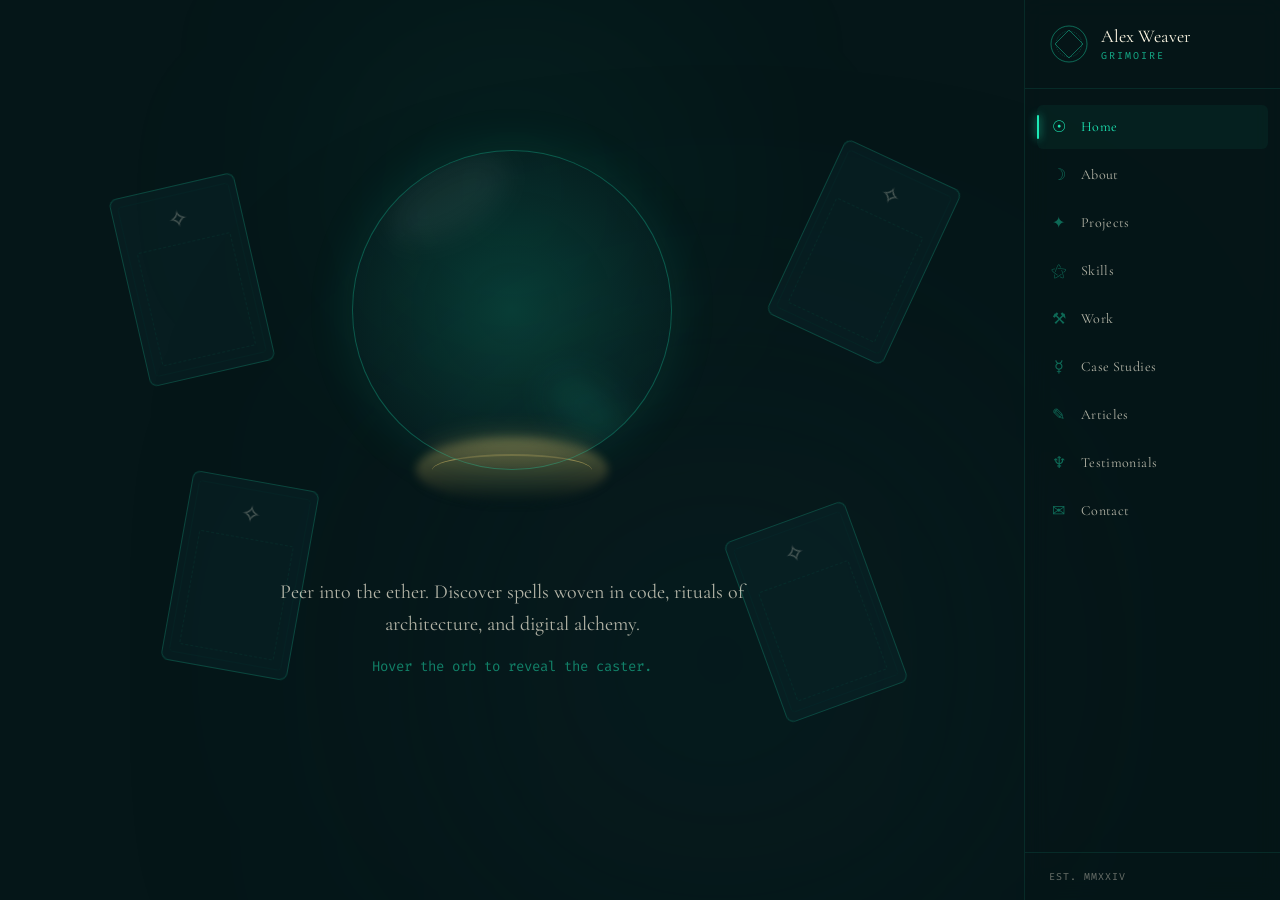
<file: index.html>
<!doctype html>
<html lang="en">
  <head>
    <meta charset="UTF-8" />
    <link rel="icon" type="image/svg+xml" href="/vite.svg" />
    <meta name="viewport" content="width=device-width, initial-scale=1.0" />
    <title>Oracle</title>
    <script type="module" crossorigin src="./assets/main.js"></script>
    <link rel="modulepreload" crossorigin href="./assets/proxy.js">
    <link rel="modulepreload" crossorigin href="./components/Navigation.js">
    <link rel="modulepreload" crossorigin href="./components/CustomCursor.js">
    <link rel="modulepreload" crossorigin href="./components/Layout.js">
    <link rel="stylesheet" crossorigin href="./assets/main.css">
  </head>
  <body>
    <div id="root"></div>
  </body>
</html>
</file>
<file: assets/main.css>
@import"https://fonts.googleapis.com/css2?family=Cormorant+Garamond:ital,wght@0,400;0,600;0,700;1,400&family=Inter:wght@300;400;500;600&family=Fira+Code:wght@400;500&display=swap";@tailwind base;@tailwind components;@tailwind utilities;*,:before,:after{--tw-border-spacing-x: 0;--tw-border-spacing-y: 0;--tw-translate-x: 0;--tw-translate-y: 0;--tw-rotate: 0;--tw-skew-x: 0;--tw-skew-y: 0;--tw-scale-x: 1;--tw-scale-y: 1;--tw-pan-x: ;--tw-pan-y: ;--tw-pinch-zoom: ;--tw-scroll-snap-strictness: proximity;--tw-gradient-from-position: ;--tw-gradient-via-position: ;--tw-gradient-to-position: ;--tw-ordinal: ;--tw-slashed-zero: ;--tw-numeric-figure: ;--tw-numeric-spacing: ;--tw-numeric-fraction: ;--tw-ring-inset: ;--tw-ring-offset-width: 0px;--tw-ring-offset-color: #fff;--tw-ring-color: rgb(59 130 246 / .5);--tw-ring-offset-shadow: 0 0 #0000;--tw-ring-shadow: 0 0 #0000;--tw-shadow: 0 0 #0000;--tw-shadow-colored: 0 0 #0000;--tw-blur: ;--tw-brightness: ;--tw-contrast: ;--tw-grayscale: ;--tw-hue-rotate: ;--tw-invert: ;--tw-saturate: ;--tw-sepia: ;--tw-drop-shadow: ;--tw-backdrop-blur: ;--tw-backdrop-brightness: ;--tw-backdrop-contrast: ;--tw-backdrop-grayscale: ;--tw-backdrop-hue-rotate: ;--tw-backdrop-invert: ;--tw-backdrop-opacity: ;--tw-backdrop-saturate: ;--tw-backdrop-sepia: ;--tw-contain-size: ;--tw-contain-layout: ;--tw-contain-paint: ;--tw-contain-style: }::backdrop{--tw-border-spacing-x: 0;--tw-border-spacing-y: 0;--tw-translate-x: 0;--tw-translate-y: 0;--tw-rotate: 0;--tw-skew-x: 0;--tw-skew-y: 0;--tw-scale-x: 1;--tw-scale-y: 1;--tw-pan-x: ;--tw-pan-y: ;--tw-pinch-zoom: ;--tw-scroll-snap-strictness: proximity;--tw-gradient-from-position: ;--tw-gradient-via-position: ;--tw-gradient-to-position: ;--tw-ordinal: ;--tw-slashed-zero: ;--tw-numeric-figure: ;--tw-numeric-spacing: ;--tw-numeric-fraction: ;--tw-ring-inset: ;--tw-ring-offset-width: 0px;--tw-ring-offset-color: #fff;--tw-ring-color: rgb(59 130 246 / .5);--tw-ring-offset-shadow: 0 0 #0000;--tw-ring-shadow: 0 0 #0000;--tw-shadow: 0 0 #0000;--tw-shadow-colored: 0 0 #0000;--tw-blur: ;--tw-brightness: ;--tw-contrast: ;--tw-grayscale: ;--tw-hue-rotate: ;--tw-invert: ;--tw-saturate: ;--tw-sepia: ;--tw-drop-shadow: ;--tw-backdrop-blur: ;--tw-backdrop-brightness: ;--tw-backdrop-contrast: ;--tw-backdrop-grayscale: ;--tw-backdrop-hue-rotate: ;--tw-backdrop-invert: ;--tw-backdrop-opacity: ;--tw-backdrop-saturate: ;--tw-backdrop-sepia: ;--tw-contain-size: ;--tw-contain-layout: ;--tw-contain-paint: ;--tw-contain-style: }*,:before,:after{box-sizing:border-box;border-width:0;border-style:solid;border-color:#e5e7eb}:before,:after{--tw-content: ""}html,:host{line-height:1.5;-webkit-text-size-adjust:100%;-moz-tab-size:4;-o-tab-size:4;tab-size:4;font-family:Inter,sans-serif;font-feature-settings:normal;font-variation-settings:normal;-webkit-tap-highlight-color:transparent}body{margin:0;line-height:inherit}hr{height:0;color:inherit;border-top-width:1px}abbr:where([title]){-webkit-text-decoration:underline dotted;text-decoration:underline dotted}h1,h2,h3,h4,h5,h6{font-size:inherit;font-weight:inherit}a{color:inherit;text-decoration:inherit}b,strong{font-weight:bolder}code,kbd,samp,pre{font-family:Fira Code,monospace;font-feature-settings:normal;font-variation-settings:normal;font-size:1em}small{font-size:80%}sub,sup{font-size:75%;line-height:0;position:relative;vertical-align:baseline}sub{bottom:-.25em}sup{top:-.5em}table{text-indent:0;border-color:inherit;border-collapse:collapse}button,input,optgroup,select,textarea{font-family:inherit;font-feature-settings:inherit;font-variation-settings:inherit;font-size:100%;font-weight:inherit;line-height:inherit;letter-spacing:inherit;color:inherit;margin:0;padding:0}button,select{text-transform:none}button,input:where([type=button]),input:where([type=reset]),input:where([type=submit]){-webkit-appearance:button;background-color:transparent;background-image:none}:-moz-focusring{outline:auto}:-moz-ui-invalid{box-shadow:none}progress{vertical-align:baseline}::-webkit-inner-spin-button,::-webkit-outer-spin-button{height:auto}[type=search]{-webkit-appearance:textfield;outline-offset:-2px}::-webkit-search-decoration{-webkit-appearance:none}::-webkit-file-upload-button{-webkit-appearance:button;font:inherit}summary{display:list-item}blockquote,dl,dd,h1,h2,h3,h4,h5,h6,hr,figure,p,pre{margin:0}fieldset{margin:0;padding:0}legend{padding:0}ol,ul,menu{list-style:none;margin:0;padding:0}dialog{padding:0}textarea{resize:vertical}input::-moz-placeholder,textarea::-moz-placeholder{opacity:1;color:#9ca3af}input::placeholder,textarea::placeholder{opacity:1;color:#9ca3af}button,[role=button]{cursor:pointer}:disabled{cursor:default}img,svg,video,canvas,audio,iframe,embed,object{display:block;vertical-align:middle}img,video{max-width:100%;height:auto}[hidden]:where(:not([hidden=until-found])){display:none}body{cursor:none;overflow-x:hidden;--tw-bg-opacity: 1;background-color:rgb(10 42 46 / var(--tw-bg-opacity, 1));font-family:Inter,sans-serif;--tw-text-opacity: 1;color:rgb(253 246 227 / var(--tw-text-opacity, 1))}body *::-moz-selection{--tw-bg-opacity: 1;background-color:rgb(29 233 182 / var(--tw-bg-opacity, 1));--tw-text-opacity: 1;color:rgb(10 42 46 / var(--tw-text-opacity, 1))}body *::selection{--tw-bg-opacity: 1;background-color:rgb(29 233 182 / var(--tw-bg-opacity, 1));--tw-text-opacity: 1;color:rgb(10 42 46 / var(--tw-text-opacity, 1))}body::-moz-selection{--tw-bg-opacity: 1;background-color:rgb(29 233 182 / var(--tw-bg-opacity, 1));--tw-text-opacity: 1;color:rgb(10 42 46 / var(--tw-text-opacity, 1))}body::selection{--tw-bg-opacity: 1;background-color:rgb(29 233 182 / var(--tw-bg-opacity, 1));--tw-text-opacity: 1;color:rgb(10 42 46 / var(--tw-text-opacity, 1))}h1,h2,h3,h4,h5,h6{font-family:Cormorant Garamond,serif;font-weight:700;letter-spacing:.025em}a,button,input,textarea,select{cursor:none}.pointer-events-none{pointer-events:none}.fixed{position:fixed}.absolute{position:absolute}.relative{position:relative}.inset-0{top:0;right:0;bottom:0;left:0}.inset-1{top:.25rem;right:.25rem;bottom:.25rem;left:.25rem}.inset-y-0{top:0;bottom:0}.-bottom-4{bottom:-1rem}.-bottom-8{bottom:-2rem}.-left-2{left:-.5rem}.-top-4{top:-1rem}.bottom-0{bottom:0}.bottom-6{bottom:1.5rem}.bottom-8{bottom:2rem}.bottom-full{bottom:100%}.left-0{left:0}.left-1{left:.25rem}.left-1\/2{left:50%}.left-1\/4{left:25%}.left-8{left:2rem}.left-\[23px\]{left:23px}.right-0{right:0}.right-1{right:.25rem}.right-1\/4{right:25%}.right-8{right:2rem}.top-0{top:0}.top-1\/2{top:50%}.top-4{top:1rem}.top-full{top:100%}.z-10{z-index:10}.z-20{z-index:20}.z-40{z-index:40}.z-50{z-index:50}.z-\[100\]{z-index:100}.mx-auto{margin-left:auto;margin-right:auto}.my-6{margin-top:1.5rem;margin-bottom:1.5rem}.-mt-1{margin-top:-.25rem}.mb-1{margin-bottom:.25rem}.mb-12{margin-bottom:3rem}.mb-16{margin-bottom:4rem}.mb-2{margin-bottom:.5rem}.mb-20{margin-bottom:5rem}.mb-24{margin-bottom:6rem}.mb-3{margin-bottom:.75rem}.mb-4{margin-bottom:1rem}.mb-8{margin-bottom:2rem}.mt-1{margin-top:.25rem}.mt-12{margin-top:3rem}.mt-2{margin-top:.5rem}.mt-24{margin-top:6rem}.mt-4{margin-top:1rem}.mt-8{margin-top:2rem}.mt-auto{margin-top:auto}.block{display:block}.flex{display:flex}.grid{display:grid}.aspect-\[2\/3\]{aspect-ratio:2/3}.h-1{height:.25rem}.h-10{height:2.5rem}.h-12{height:3rem}.h-16{height:4rem}.h-2{height:.5rem}.h-28{height:7rem}.h-3{height:.75rem}.h-3\/4{height:75%}.h-32{height:8rem}.h-4{height:1rem}.h-48{height:12rem}.h-5{height:1.25rem}.h-6{height:1.5rem}.h-8{height:2rem}.h-80{height:20rem}.h-96{height:24rem}.h-\[150px\]{height:150px}.h-\[30rem\]{height:30rem}.h-\[600px\]{height:600px}.h-\[70vh\]{height:70vh}.h-\[80vh\]{height:80vh}.h-\[92\%\]{height:92%}.h-full{height:100%}.min-h-\[80vh\]{min-height:80vh}.min-h-screen{min-height:100vh}.w-0\.5{width:.125rem}.w-1{width:.25rem}.w-1\.5{width:.375rem}.w-10{width:2.5rem}.w-12{width:3rem}.w-16{width:4rem}.w-2{width:.5rem}.w-20{width:5rem}.w-24{width:6rem}.w-3{width:.75rem}.w-3\/4{width:75%}.w-32{width:8rem}.w-4{width:1rem}.w-40{width:10rem}.w-48{width:12rem}.w-5{width:1.25rem}.w-64{width:16rem}.w-8{width:2rem}.w-80{width:20rem}.w-96{width:24rem}.w-\[2px\]{width:2px}.w-\[30rem\]{width:30rem}.w-\[90\%\]{width:90%}.w-full{width:100%}.w-px{width:1px}.max-w-3xl{max-width:48rem}.max-w-4xl{max-width:56rem}.max-w-5xl{max-width:64rem}.max-w-6xl{max-width:72rem}.max-w-lg{max-width:32rem}.max-w-none{max-width:none}.max-w-xl{max-width:36rem}.max-w-xs{max-width:20rem}.flex-1{flex:1 1 0%}.origin-bottom{transform-origin:bottom}.-translate-x-1\/2{--tw-translate-x: -50%;transform:translate(var(--tw-translate-x),var(--tw-translate-y)) rotate(var(--tw-rotate)) skew(var(--tw-skew-x)) skewY(var(--tw-skew-y)) scaleX(var(--tw-scale-x)) scaleY(var(--tw-scale-y))}.-translate-y-1\/2{--tw-translate-y: -50%;transform:translate(var(--tw-translate-x),var(--tw-translate-y)) rotate(var(--tw-rotate)) skew(var(--tw-skew-x)) skewY(var(--tw-skew-y)) scaleX(var(--tw-scale-x)) scaleY(var(--tw-scale-y))}.rotate-\[-30deg\]{--tw-rotate: -30deg;transform:translate(var(--tw-translate-x),var(--tw-translate-y)) rotate(var(--tw-rotate)) skew(var(--tw-skew-x)) skewY(var(--tw-skew-y)) scaleX(var(--tw-scale-x)) scaleY(var(--tw-scale-y))}.rotate-\[40deg\]{--tw-rotate: 40deg;transform:translate(var(--tw-translate-x),var(--tw-translate-y)) rotate(var(--tw-rotate)) skew(var(--tw-skew-x)) skewY(var(--tw-skew-y)) scaleX(var(--tw-scale-x)) scaleY(var(--tw-scale-y))}.transform{transform:translate(var(--tw-translate-x),var(--tw-translate-y)) rotate(var(--tw-rotate)) skew(var(--tw-skew-x)) skewY(var(--tw-skew-y)) scaleX(var(--tw-scale-x)) scaleY(var(--tw-scale-y))}.cursor-none{cursor:none}.resize-none{resize:none}.grid-cols-1{grid-template-columns:repeat(1,minmax(0,1fr))}.flex-col{flex-direction:column}.flex-wrap{flex-wrap:wrap}.items-start{align-items:flex-start}.items-end{align-items:flex-end}.items-center{align-items:center}.justify-end{justify-content:flex-end}.justify-center{justify-content:center}.justify-between{justify-content:space-between}.gap-1{gap:.25rem}.gap-12{gap:3rem}.gap-16{gap:4rem}.gap-2{gap:.5rem}.gap-24{gap:6rem}.gap-3{gap:.75rem}.gap-4{gap:1rem}.gap-8{gap:2rem}.space-y-1>:not([hidden])~:not([hidden]){--tw-space-y-reverse: 0;margin-top:calc(.25rem * calc(1 - var(--tw-space-y-reverse)));margin-bottom:calc(.25rem * var(--tw-space-y-reverse))}.space-y-2>:not([hidden])~:not([hidden]){--tw-space-y-reverse: 0;margin-top:calc(.5rem * calc(1 - var(--tw-space-y-reverse)));margin-bottom:calc(.5rem * var(--tw-space-y-reverse))}.space-y-4>:not([hidden])~:not([hidden]){--tw-space-y-reverse: 0;margin-top:calc(1rem * calc(1 - var(--tw-space-y-reverse)));margin-bottom:calc(1rem * var(--tw-space-y-reverse))}.space-y-8>:not([hidden])~:not([hidden]){--tw-space-y-reverse: 0;margin-top:calc(2rem * calc(1 - var(--tw-space-y-reverse)));margin-bottom:calc(2rem * var(--tw-space-y-reverse))}.overflow-hidden{overflow:hidden}.overflow-y-auto{overflow-y:auto}.rounded{border-radius:.25rem}.rounded-2xl{border-radius:1rem}.rounded-\[100\%\]{border-radius:100%}.rounded-full{border-radius:9999px}.rounded-lg{border-radius:.5rem}.rounded-md{border-radius:.375rem}.rounded-sm{border-radius:.125rem}.rounded-xl{border-radius:.75rem}.rounded-b-full{border-bottom-right-radius:9999px;border-bottom-left-radius:9999px}.rounded-b-lg{border-bottom-right-radius:.5rem;border-bottom-left-radius:.5rem}.rounded-t-lg{border-top-left-radius:.5rem;border-top-right-radius:.5rem}.rounded-t-sm{border-top-left-radius:.125rem;border-top-right-radius:.125rem}.rounded-tl-none{border-top-left-radius:0}.border{border-width:1px}.border-2{border-width:2px}.border-b{border-bottom-width:1px}.border-l{border-left-width:1px}.border-l-2{border-left-width:2px}.border-t{border-top-width:1px}.border-t-2{border-top-width:2px}.border-dashed{border-style:dashed}.border-dark\/10{border-color:#0516181a}.border-gold\/10{border-color:#e8c4681a}.border-gold\/20{border-color:#e8c46833}.border-gold\/30{border-color:#e8c4684d}.border-gold\/50{border-color:#e8c46880}.border-turquoise{--tw-border-opacity: 1;border-color:rgb(29 233 182 / var(--tw-border-opacity, 1))}.border-turquoise\/10{border-color:#1de9b61a}.border-turquoise\/20{border-color:#1de9b633}.border-turquoise\/30{border-color:#1de9b64d}.bg-\[\#fdf6e3\]{--tw-bg-opacity: 1;background-color:rgb(253 246 227 / var(--tw-bg-opacity, 1))}.bg-black\/10{background-color:#0000001a}.bg-dark{--tw-bg-opacity: 1;background-color:rgb(5 22 24 / var(--tw-bg-opacity, 1))}.bg-dark\/20{background-color:#05161833}.bg-dark\/5{background-color:#0516180d}.bg-dark\/50{background-color:#05161880}.bg-dark\/60{background-color:#05161899}.bg-gold{--tw-bg-opacity: 1;background-color:rgb(232 196 104 / var(--tw-bg-opacity, 1))}.bg-gold\/50{background-color:#e8c46880}.bg-midnight{--tw-bg-opacity: 1;background-color:rgb(10 42 46 / var(--tw-bg-opacity, 1))}.bg-midnight\/20{background-color:#0a2a2e33}.bg-midnight\/40{background-color:#0a2a2e66}.bg-midnight\/60{background-color:#0a2a2e99}.bg-midnight\/90{background-color:#0a2a2ee6}.bg-parchment{--tw-bg-opacity: 1;background-color:rgb(253 246 227 / var(--tw-bg-opacity, 1))}.bg-transparent{background-color:transparent}.bg-turquoise{--tw-bg-opacity: 1;background-color:rgb(29 233 182 / var(--tw-bg-opacity, 1))}.bg-turquoise\/10{background-color:#1de9b61a}.bg-turquoise\/20{background-color:#1de9b633}.bg-turquoise\/5{background-color:#1de9b60d}.bg-white{--tw-bg-opacity: 1;background-color:rgb(255 255 255 / var(--tw-bg-opacity, 1))}.bg-white\/5{background-color:#ffffff0d}.bg-\[radial-gradient\(circle_at_50\%_50\%\,_rgba\(29\,233\,182\,0\.15\)\,_transparent_70\%\)\]{background-image:radial-gradient(circle at 50% 50%,rgba(29,233,182,.15),transparent 70%)}.bg-\[radial-gradient\(circle_at_center\,_var\(--tw-gradient-stops\)\)\]{background-image:radial-gradient(circle at center,var(--tw-gradient-stops))}.bg-\[radial-gradient\(ellipse_at_center\,_var\(--tw-gradient-stops\)\)\]{background-image:radial-gradient(ellipse at center,var(--tw-gradient-stops))}.bg-gradient-to-b{background-image:linear-gradient(to bottom,var(--tw-gradient-stops))}.bg-gradient-to-r{background-image:linear-gradient(to right,var(--tw-gradient-stops))}.from-\[\#e0d5b8\]{--tw-gradient-from: #e0d5b8 var(--tw-gradient-from-position);--tw-gradient-to: rgb(224 213 184 / 0) var(--tw-gradient-to-position);--tw-gradient-stops: var(--tw-gradient-from), var(--tw-gradient-to)}.from-gold\/40{--tw-gradient-from: rgb(232 196 104 / .4) var(--tw-gradient-from-position);--tw-gradient-to: rgb(232 196 104 / 0) var(--tw-gradient-to-position);--tw-gradient-stops: var(--tw-gradient-from), var(--tw-gradient-to)}.from-midnight\/80{--tw-gradient-from: rgb(10 42 46 / .8) var(--tw-gradient-from-position);--tw-gradient-to: rgb(10 42 46 / 0) var(--tw-gradient-to-position);--tw-gradient-stops: var(--tw-gradient-from), var(--tw-gradient-to)}.from-turquoise\/20{--tw-gradient-from: rgb(29 233 182 / .2) var(--tw-gradient-from-position);--tw-gradient-to: rgb(29 233 182 / 0) var(--tw-gradient-to-position);--tw-gradient-stops: var(--tw-gradient-from), var(--tw-gradient-to)}.via-\[\#fdf6e3\]{--tw-gradient-to: rgb(253 246 227 / 0) var(--tw-gradient-to-position);--tw-gradient-stops: var(--tw-gradient-from), #fdf6e3 var(--tw-gradient-via-position), var(--tw-gradient-to)}.via-dark{--tw-gradient-to: rgb(5 22 24 / 0) var(--tw-gradient-to-position);--tw-gradient-stops: var(--tw-gradient-from), #051618 var(--tw-gradient-via-position), var(--tw-gradient-to)}.to-\[\#e0d5b8\]{--tw-gradient-to: #e0d5b8 var(--tw-gradient-to-position)}.to-dark{--tw-gradient-to: #051618 var(--tw-gradient-to-position)}.to-transparent{--tw-gradient-to: transparent var(--tw-gradient-to-position)}.p-2{padding:.5rem}.p-3{padding:.75rem}.p-4{padding:1rem}.p-6{padding:1.5rem}.p-8{padding:2rem}.px-2{padding-left:.5rem;padding-right:.5rem}.px-3{padding-left:.75rem;padding-right:.75rem}.px-4{padding-left:1rem;padding-right:1rem}.px-6{padding-left:1.5rem;padding-right:1.5rem}.px-8{padding-left:2rem;padding-right:2rem}.py-1{padding-top:.25rem;padding-bottom:.25rem}.py-12{padding-top:3rem;padding-bottom:3rem}.py-2{padding-top:.5rem;padding-bottom:.5rem}.py-2\.5{padding-top:.625rem;padding-bottom:.625rem}.py-4{padding-top:1rem;padding-bottom:1rem}.py-6{padding-top:1.5rem;padding-bottom:1.5rem}.pb-12{padding-bottom:3rem}.pb-2{padding-bottom:.5rem}.pb-24{padding-bottom:6rem}.pb-3{padding-bottom:.75rem}.pb-6{padding-bottom:1.5rem}.pb-8{padding-bottom:2rem}.pl-4{padding-left:1rem}.pl-8{padding-left:2rem}.pr-72{padding-right:18rem}.pt-12{padding-top:3rem}.pt-3{padding-top:.75rem}.pt-4{padding-top:1rem}.text-center{text-align:center}.font-mono{font-family:Fira Code,monospace}.font-sans{font-family:Inter,sans-serif}.font-serif{font-family:Cormorant Garamond,serif}.text-2xl{font-size:1.5rem;line-height:2rem}.text-3xl{font-size:1.875rem;line-height:2.25rem}.text-4xl{font-size:2.25rem;line-height:2.5rem}.text-5xl{font-size:3rem;line-height:1}.text-6xl{font-size:3.75rem;line-height:1}.text-\[10px\]{font-size:10px}.text-base{font-size:1rem;line-height:1.5rem}.text-lg{font-size:1.125rem;line-height:1.75rem}.text-sm{font-size:.875rem;line-height:1.25rem}.text-xl{font-size:1.25rem;line-height:1.75rem}.text-xs{font-size:.75rem;line-height:1rem}.font-bold{font-weight:700}.uppercase{text-transform:uppercase}.italic{font-style:italic}.leading-relaxed{line-height:1.625}.leading-snug{line-height:1.375}.leading-tight{line-height:1.25}.tracking-\[0\.2em\]{letter-spacing:.2em}.tracking-wide{letter-spacing:.025em}.tracking-wider{letter-spacing:.05em}.tracking-widest{letter-spacing:.1em}.text-dark{--tw-text-opacity: 1;color:rgb(5 22 24 / var(--tw-text-opacity, 1))}.text-dark\/50{color:#05161880}.text-dark\/80{color:#051618cc}.text-gold{--tw-text-opacity: 1;color:rgb(232 196 104 / var(--tw-text-opacity, 1))}.text-gold\/60{color:#e8c46899}.text-parchment{--tw-text-opacity: 1;color:rgb(253 246 227 / var(--tw-text-opacity, 1))}.text-parchment\/20{color:#fdf6e333}.text-parchment\/40{color:#fdf6e366}.text-parchment\/60{color:#fdf6e399}.text-parchment\/70{color:#fdf6e3b3}.text-parchment\/80{color:#fdf6e3cc}.text-parchment\/90{color:#fdf6e3e6}.text-turquoise{--tw-text-opacity: 1;color:rgb(29 233 182 / var(--tw-text-opacity, 1))}.text-turquoise\/30{color:#1de9b64d}.text-turquoise\/40{color:#1de9b666}.text-turquoise\/50{color:#1de9b680}.text-turquoise\/60{color:#1de9b699}.text-turquoise\/70{color:#1de9b6b3}.text-turquoise\/80{color:#1de9b6cc}.opacity-0{opacity:0}.opacity-20{opacity:.2}.opacity-30{opacity:.3}.opacity-\[0\.03\]{opacity:.03}.mix-blend-screen{mix-blend-mode:screen}.shadow-2xl{--tw-shadow: 0 25px 50px -12px rgb(0 0 0 / .25);--tw-shadow-colored: 0 25px 50px -12px var(--tw-shadow-color);box-shadow:var(--tw-ring-offset-shadow, 0 0 #0000),var(--tw-ring-shadow, 0 0 #0000),var(--tw-shadow)}.shadow-\[0_0_10px_\#1de9b6\]{--tw-shadow: 0 0 10px #1de9b6;--tw-shadow-colored: 0 0 10px var(--tw-shadow-color);box-shadow:var(--tw-ring-offset-shadow, 0 0 #0000),var(--tw-ring-shadow, 0 0 #0000),var(--tw-shadow)}.shadow-\[0_0_15px_rgba\(29\,233\,182\,0\.05\)\]{--tw-shadow: 0 0 15px rgba(29,233,182,.05);--tw-shadow-colored: 0 0 15px var(--tw-shadow-color);box-shadow:var(--tw-ring-offset-shadow, 0 0 #0000),var(--tw-ring-shadow, 0 0 #0000),var(--tw-shadow)}.shadow-\[0_0_30px_rgba\(29\,233\,182\,0\.1\)\]{--tw-shadow: 0 0 30px rgba(29,233,182,.1);--tw-shadow-colored: 0 0 30px var(--tw-shadow-color);box-shadow:var(--tw-ring-offset-shadow, 0 0 #0000),var(--tw-ring-shadow, 0 0 #0000),var(--tw-shadow)}.shadow-\[0_0_50px_rgba\(29\,233\,182\,0\.1\)\]{--tw-shadow: 0 0 50px rgba(29,233,182,.1);--tw-shadow-colored: 0 0 50px var(--tw-shadow-color);box-shadow:var(--tw-ring-offset-shadow, 0 0 #0000),var(--tw-ring-shadow, 0 0 #0000),var(--tw-shadow)}.shadow-\[0_0_5px_\#1de9b6\]{--tw-shadow: 0 0 5px #1de9b6;--tw-shadow-colored: 0 0 5px var(--tw-shadow-color);box-shadow:var(--tw-ring-offset-shadow, 0 0 #0000),var(--tw-ring-shadow, 0 0 #0000),var(--tw-shadow)}.shadow-\[0_0_8px_\#1de9b6\]{--tw-shadow: 0 0 8px #1de9b6;--tw-shadow-colored: 0 0 8px var(--tw-shadow-color);box-shadow:var(--tw-ring-offset-shadow, 0 0 #0000),var(--tw-ring-shadow, 0 0 #0000),var(--tw-shadow)}.shadow-\[0_10px_20px_rgba\(0\,0\,0\,0\.5\)\]{--tw-shadow: 0 10px 20px rgba(0,0,0,.5);--tw-shadow-colored: 0 10px 20px var(--tw-shadow-color);box-shadow:var(--tw-ring-offset-shadow, 0 0 #0000),var(--tw-ring-shadow, 0 0 #0000),var(--tw-shadow)}.shadow-\[0_5px_15px_rgba\(0\,0\,0\,0\.5\)\]{--tw-shadow: 0 5px 15px rgba(0,0,0,.5);--tw-shadow-colored: 0 5px 15px var(--tw-shadow-color);box-shadow:var(--tw-ring-offset-shadow, 0 0 #0000),var(--tw-ring-shadow, 0 0 #0000),var(--tw-shadow)}.shadow-lg{--tw-shadow: 0 10px 15px -3px rgb(0 0 0 / .1), 0 4px 6px -4px rgb(0 0 0 / .1);--tw-shadow-colored: 0 10px 15px -3px var(--tw-shadow-color), 0 4px 6px -4px var(--tw-shadow-color);box-shadow:var(--tw-ring-offset-shadow, 0 0 #0000),var(--tw-ring-shadow, 0 0 #0000),var(--tw-shadow)}.shadow-md{--tw-shadow: 0 4px 6px -1px rgb(0 0 0 / .1), 0 2px 4px -2px rgb(0 0 0 / .1);--tw-shadow-colored: 0 4px 6px -1px var(--tw-shadow-color), 0 2px 4px -2px var(--tw-shadow-color);box-shadow:var(--tw-ring-offset-shadow, 0 0 #0000),var(--tw-ring-shadow, 0 0 #0000),var(--tw-shadow)}.outline-none{outline:2px solid transparent;outline-offset:2px}.blur{--tw-blur: blur(8px);filter:var(--tw-blur) var(--tw-brightness) var(--tw-contrast) var(--tw-grayscale) var(--tw-hue-rotate) var(--tw-invert) var(--tw-saturate) var(--tw-sepia) var(--tw-drop-shadow)}.blur-\[120px\]{--tw-blur: blur(120px);filter:var(--tw-blur) var(--tw-brightness) var(--tw-contrast) var(--tw-grayscale) var(--tw-hue-rotate) var(--tw-invert) var(--tw-saturate) var(--tw-sepia) var(--tw-drop-shadow)}.blur-\[150px\]{--tw-blur: blur(150px);filter:var(--tw-blur) var(--tw-brightness) var(--tw-contrast) var(--tw-grayscale) var(--tw-hue-rotate) var(--tw-invert) var(--tw-saturate) var(--tw-sepia) var(--tw-drop-shadow)}.blur-\[1px\]{--tw-blur: blur(1px);filter:var(--tw-blur) var(--tw-brightness) var(--tw-contrast) var(--tw-grayscale) var(--tw-hue-rotate) var(--tw-invert) var(--tw-saturate) var(--tw-sepia) var(--tw-drop-shadow)}.blur-\[2px\]{--tw-blur: blur(2px);filter:var(--tw-blur) var(--tw-brightness) var(--tw-contrast) var(--tw-grayscale) var(--tw-hue-rotate) var(--tw-invert) var(--tw-saturate) var(--tw-sepia) var(--tw-drop-shadow)}.blur-lg{--tw-blur: blur(16px);filter:var(--tw-blur) var(--tw-brightness) var(--tw-contrast) var(--tw-grayscale) var(--tw-hue-rotate) var(--tw-invert) var(--tw-saturate) var(--tw-sepia) var(--tw-drop-shadow)}.blur-md{--tw-blur: blur(12px);filter:var(--tw-blur) var(--tw-brightness) var(--tw-contrast) var(--tw-grayscale) var(--tw-hue-rotate) var(--tw-invert) var(--tw-saturate) var(--tw-sepia) var(--tw-drop-shadow)}.blur-sm{--tw-blur: blur(4px);filter:var(--tw-blur) var(--tw-brightness) var(--tw-contrast) var(--tw-grayscale) var(--tw-hue-rotate) var(--tw-invert) var(--tw-saturate) var(--tw-sepia) var(--tw-drop-shadow)}.blur-xl{--tw-blur: blur(24px);filter:var(--tw-blur) var(--tw-brightness) var(--tw-contrast) var(--tw-grayscale) var(--tw-hue-rotate) var(--tw-invert) var(--tw-saturate) var(--tw-sepia) var(--tw-drop-shadow)}.drop-shadow-2xl{--tw-drop-shadow: drop-shadow(0 25px 25px rgb(0 0 0 / .15));filter:var(--tw-blur) var(--tw-brightness) var(--tw-contrast) var(--tw-grayscale) var(--tw-hue-rotate) var(--tw-invert) var(--tw-saturate) var(--tw-sepia) var(--tw-drop-shadow)}.drop-shadow-\[0_0_10px_rgba\(253\,246\,227\,0\.5\)\]{--tw-drop-shadow: drop-shadow(0 0 10px rgba(253,246,227,.5));filter:var(--tw-blur) var(--tw-brightness) var(--tw-contrast) var(--tw-grayscale) var(--tw-hue-rotate) var(--tw-invert) var(--tw-saturate) var(--tw-sepia) var(--tw-drop-shadow)}.drop-shadow-lg{--tw-drop-shadow: drop-shadow(0 10px 8px rgb(0 0 0 / .04)) drop-shadow(0 4px 3px rgb(0 0 0 / .1));filter:var(--tw-blur) var(--tw-brightness) var(--tw-contrast) var(--tw-grayscale) var(--tw-hue-rotate) var(--tw-invert) var(--tw-saturate) var(--tw-sepia) var(--tw-drop-shadow)}.drop-shadow-xl{--tw-drop-shadow: drop-shadow(0 20px 13px rgb(0 0 0 / .03)) drop-shadow(0 8px 5px rgb(0 0 0 / .08));filter:var(--tw-blur) var(--tw-brightness) var(--tw-contrast) var(--tw-grayscale) var(--tw-hue-rotate) var(--tw-invert) var(--tw-saturate) var(--tw-sepia) var(--tw-drop-shadow)}.filter{filter:var(--tw-blur) var(--tw-brightness) var(--tw-contrast) var(--tw-grayscale) var(--tw-hue-rotate) var(--tw-invert) var(--tw-saturate) var(--tw-sepia) var(--tw-drop-shadow)}.backdrop-blur-md{--tw-backdrop-blur: blur(12px);-webkit-backdrop-filter:var(--tw-backdrop-blur) var(--tw-backdrop-brightness) var(--tw-backdrop-contrast) var(--tw-backdrop-grayscale) var(--tw-backdrop-hue-rotate) var(--tw-backdrop-invert) var(--tw-backdrop-opacity) var(--tw-backdrop-saturate) var(--tw-backdrop-sepia);backdrop-filter:var(--tw-backdrop-blur) var(--tw-backdrop-brightness) var(--tw-backdrop-contrast) var(--tw-backdrop-grayscale) var(--tw-backdrop-hue-rotate) var(--tw-backdrop-invert) var(--tw-backdrop-opacity) var(--tw-backdrop-saturate) var(--tw-backdrop-sepia)}.backdrop-blur-sm{--tw-backdrop-blur: blur(4px);-webkit-backdrop-filter:var(--tw-backdrop-blur) var(--tw-backdrop-brightness) var(--tw-backdrop-contrast) var(--tw-backdrop-grayscale) var(--tw-backdrop-hue-rotate) var(--tw-backdrop-invert) var(--tw-backdrop-opacity) var(--tw-backdrop-saturate) var(--tw-backdrop-sepia);backdrop-filter:var(--tw-backdrop-blur) var(--tw-backdrop-brightness) var(--tw-backdrop-contrast) var(--tw-backdrop-grayscale) var(--tw-backdrop-hue-rotate) var(--tw-backdrop-invert) var(--tw-backdrop-opacity) var(--tw-backdrop-saturate) var(--tw-backdrop-sepia)}.transition{transition-property:color,background-color,border-color,text-decoration-color,fill,stroke,opacity,box-shadow,transform,filter,backdrop-filter;transition-timing-function:cubic-bezier(.4,0,.2,1);transition-duration:.15s}.transition-all{transition-property:all;transition-timing-function:cubic-bezier(.4,0,.2,1);transition-duration:.15s}.transition-colors{transition-property:color,background-color,border-color,text-decoration-color,fill,stroke;transition-timing-function:cubic-bezier(.4,0,.2,1);transition-duration:.15s}.transition-opacity{transition-property:opacity;transition-timing-function:cubic-bezier(.4,0,.2,1);transition-duration:.15s}.transition-shadow{transition-property:box-shadow;transition-timing-function:cubic-bezier(.4,0,.2,1);transition-duration:.15s}.transition-transform{transition-property:transform;transition-timing-function:cubic-bezier(.4,0,.2,1);transition-duration:.15s}.duration-300{transition-duration:.3s}.duration-500{transition-duration:.5s}.duration-700{transition-duration:.7s}::-webkit-scrollbar{width:8px}::-webkit-scrollbar-track{background:#051618}::-webkit-scrollbar-thumb{background:#0a2a2e;border:1px solid #1de9b6;border-radius:4px}::-webkit-scrollbar-thumb:hover{background:#1de9b6}.placeholder\:text-parchment\/20::-moz-placeholder{color:#fdf6e333}.placeholder\:text-parchment\/20::placeholder{color:#fdf6e333}.hover\:bg-turquoise\/10:hover{background-color:#1de9b61a}.hover\:bg-turquoise\/\[0\.03\]:hover{background-color:#1de9b608}.hover\:text-parchment:hover{--tw-text-opacity: 1;color:rgb(253 246 227 / var(--tw-text-opacity, 1))}.focus\:border-turquoise:focus{--tw-border-opacity: 1;border-color:rgb(29 233 182 / var(--tw-border-opacity, 1))}.disabled\:cursor-not-allowed:disabled{cursor:not-allowed}.disabled\:opacity-50:disabled{opacity:.5}.group:last-child .group-last\:hidden{display:none}.group:hover .group-hover\:border-turquoise\/40{border-color:#1de9b666}.group:hover .group-hover\:text-parchment{--tw-text-opacity: 1;color:rgb(253 246 227 / var(--tw-text-opacity, 1))}.group:hover .group-hover\:text-turquoise\/70{color:#1de9b6b3}.group:hover .group-hover\:opacity-100{opacity:1}.group:hover .group-hover\:shadow-\[0_0_20px_rgba\(29\,233\,182\,0\.2\)\]{--tw-shadow: 0 0 20px rgba(29,233,182,.2);--tw-shadow-colored: 0 0 20px var(--tw-shadow-color);box-shadow:var(--tw-ring-offset-shadow, 0 0 #0000),var(--tw-ring-shadow, 0 0 #0000),var(--tw-shadow)}.group:hover .group-hover\:shadow-\[0_0_25px_rgba\(29\,233\,182\,0\.15\)\]{--tw-shadow: 0 0 25px rgba(29,233,182,.15);--tw-shadow-colored: 0 0 25px var(--tw-shadow-color);box-shadow:var(--tw-ring-offset-shadow, 0 0 #0000),var(--tw-ring-shadow, 0 0 #0000),var(--tw-shadow)}.group:hover .group-hover\:shadow-\[0_0_80px_rgba\(29\,233\,182\,0\.2\)\]{--tw-shadow: 0 0 80px rgba(29,233,182,.2);--tw-shadow-colored: 0 0 80px var(--tw-shadow-color);box-shadow:var(--tw-ring-offset-shadow, 0 0 #0000),var(--tw-ring-shadow, 0 0 #0000),var(--tw-shadow)}@media (min-width: 640px){.sm\:grid-cols-2{grid-template-columns:repeat(2,minmax(0,1fr))}}@media (min-width: 768px){.md\:p-12{padding:3rem}}@media (min-width: 1024px){.lg\:grid-cols-4{grid-template-columns:repeat(4,minmax(0,1fr))}}
</file>
